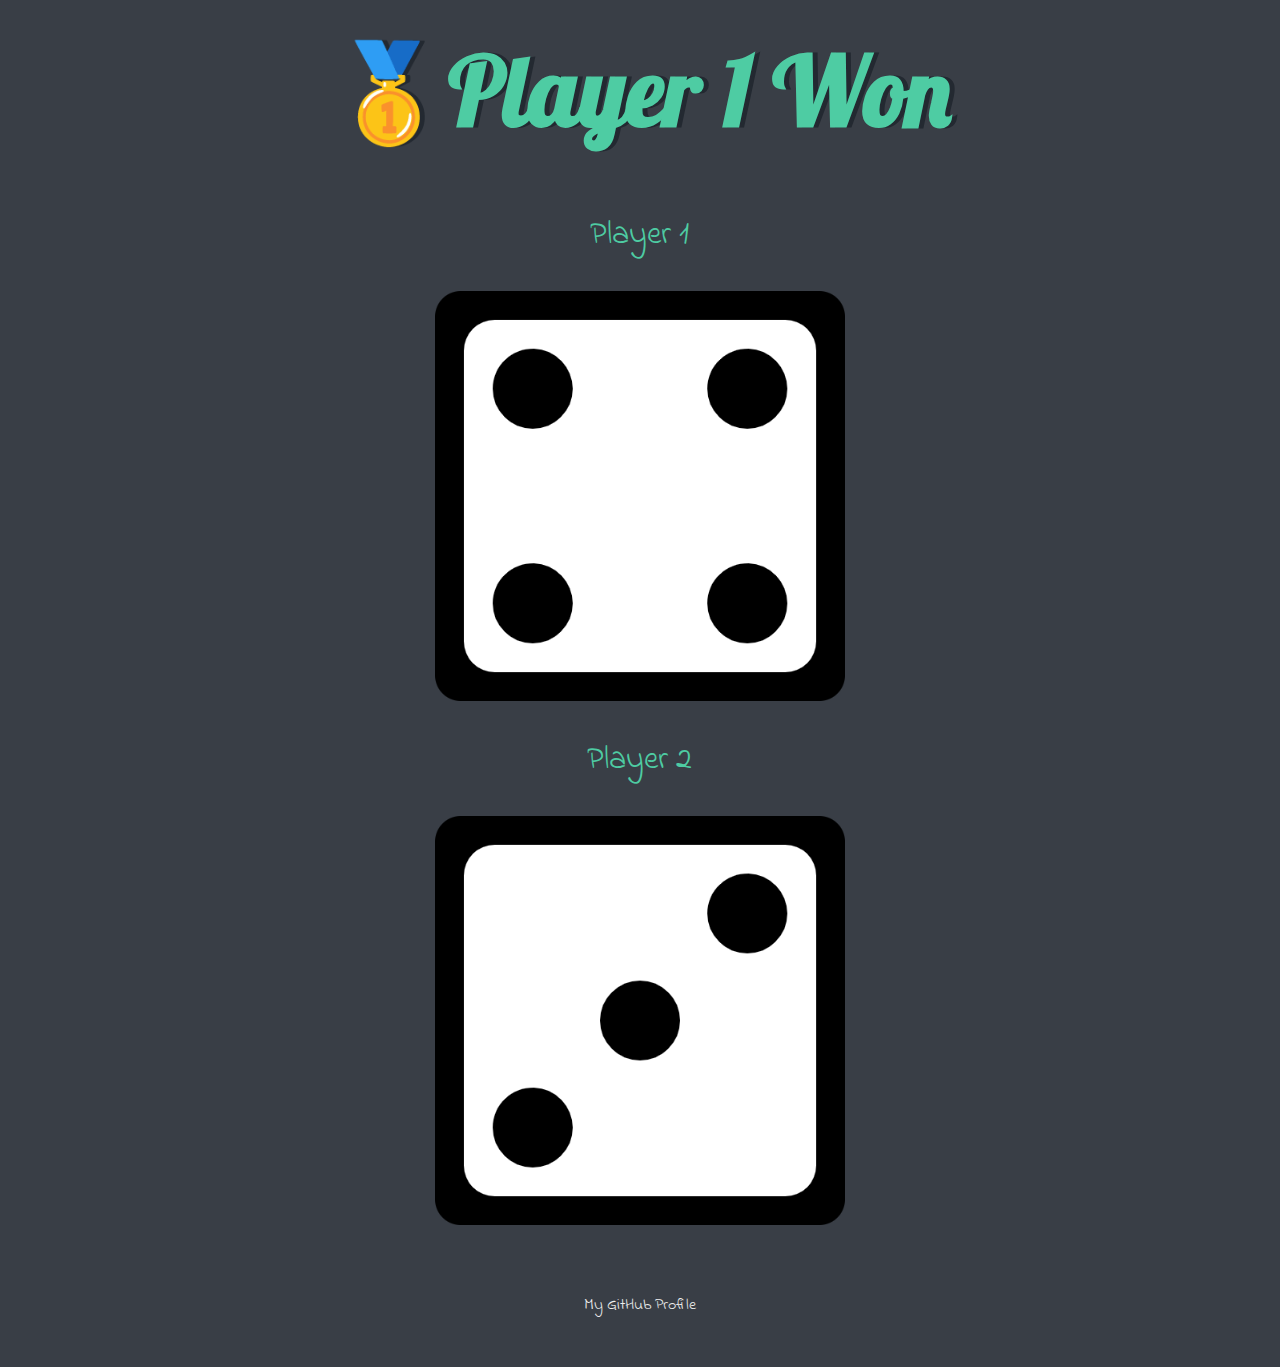
<file: index.html>
<!DOCTYPE html>
<html lang="en" dir="ltr">
  <head>
    <meta charset="utf-8">
    <title>Dicee</title>
    <link rel="stylesheet" href="styles.css">
    <link href="https://fonts.googleapis.com/css?family=Indie+Flower|Lobster" rel="stylesheet">

  </head>
  <body>

    <div class="container">
      <h1 class="heading-tag" id="tag">🎲 Refresh Me</h1>

      <div class="dice">
        <p class="dice-1">Player 1</p>
        <img class="img" id="img-1" src="images/dice6.png">
      </div>

      <div class="dice">
        <p class="dice-2">Player 2</p>
        <img class="img" id="img-2" src="images/dice5.png">
      </div>

    </div>

    <script src="index.js"></script>

  </body>

  <footer>
    <a class="my-profile" href="https://github.com/16Raj0704?tab=repositories">My GitHub Profile</a>
  </footer>
  
</html>
</file>
<file: styles.css>
/* head */

.container {
  width: 70%;
  margin: auto;
  text-align: center;
}

.dice {
  text-align: center;
  display: inline-block;

}

/* body */

body {
  background-color: #393E46;
}

h1 {
  margin: 30px;
  font-family: 'Lobster', cursive;
  text-shadow: 5px 0 #232931;
  font-size: 6rem;
  color: #4ECCA3;
}

p {
  font-size: 2rem;
  color: #4ECCA3;
  font-family: 'Indie Flower', cursive;
}

img {
  width: 80%;
}

/* footer */

.my-profile{
  color: #EEEEEE;
  text-decoration: none;
  padding: 4% 0;

}

footer {
  margin-top: 5%;
  color: #EEEEEE;
  text-align: center;
  font-family: 'Indie Flower', cursive;

}
</file>
